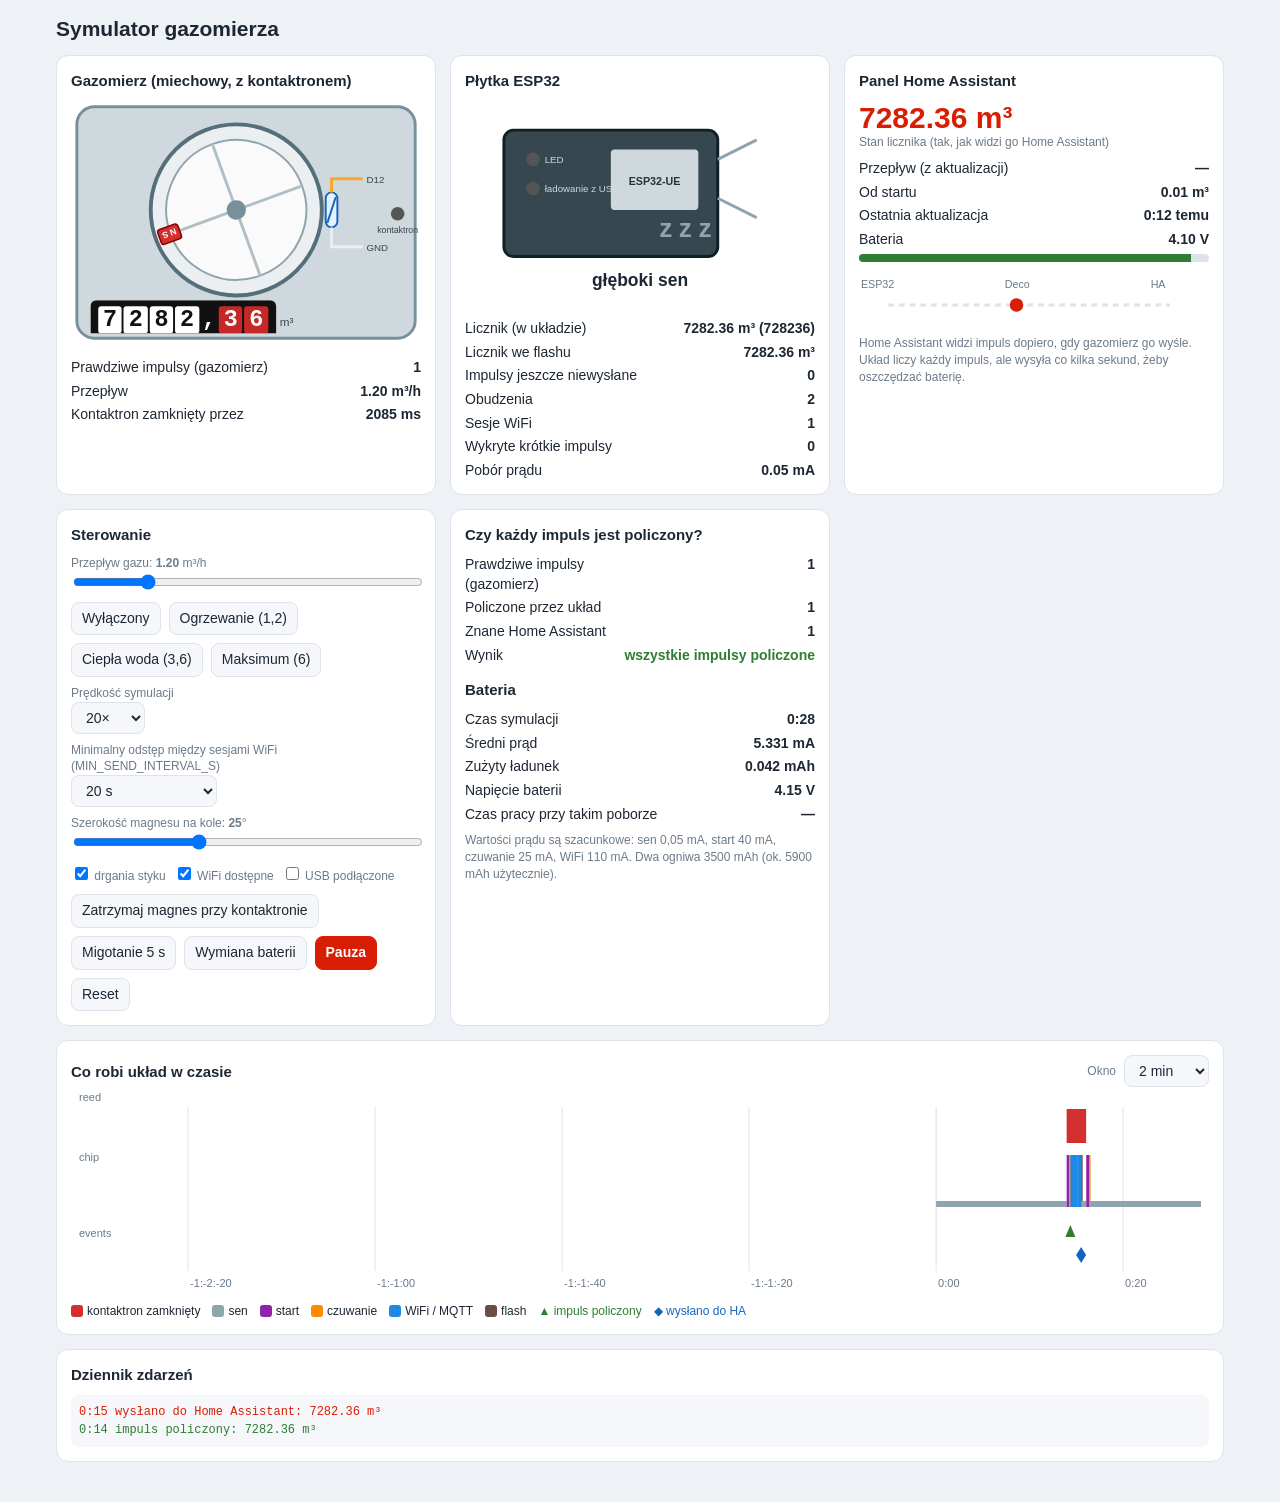
<file: docs/simulator/index.html>
<!doctype html>
<html lang="pl">
<head>
<meta charset="utf-8">
<meta name="viewport" content="width=device-width, initial-scale=1">
<title>Symulator gazomierza</title>
<style>
:root {
  --bg:#eef1f5; --card:#fff; --text:#1c2733; --muted:#6b7a8a; --line:#dde3ea; --accent:#d81e05;
  --ok:#2e7d32; --warn:#ef6c00; --bad:#c62828; --input:#f5f7fa;
  --c-sleep:#90a4ae; --c-boot:#8e24aa; --c-awake:#fb8c00; --c-wifi:#1e88e5; --c-save:#6d4c41;
}
@media (prefers-color-scheme: dark) {
  :root { --bg:#10141a; --card:#1a2028; --text:#e6ebf0; --muted:#8d9aa8; --line:#2b333d; --accent:#ff6a52;
          --ok:#66bb6a; --warn:#ffa726; --bad:#ef5350; --input:#232a33; --c-sleep:#546e7a; }
}
* { box-sizing:border-box; }
body { margin:0; background:var(--bg); color:var(--text); font:14px/1.4 -apple-system,"Segoe UI",Roboto,Arial,sans-serif; }
header { max-width:1200px; margin:0 auto; padding:14px 16px 4px; display:flex; justify-content:space-between; align-items:center; gap:10px; flex-wrap:wrap; }
h1 { font-size:21px; margin:0; } h2 { font-size:15px; margin:0 0 10px; }
main { max-width:1200px; margin:0 auto; padding:8px 16px 40px; display:grid; gap:14px; grid-template-columns:repeat(auto-fit,minmax(330px,1fr)); }
.card { background:var(--card); border:1px solid var(--line); border-radius:12px; padding:14px; min-width:0; }
.wide { grid-column:1 / -1; }
.muted { color:var(--muted); } .small { font-size:12px; }
button, select { font:inherit; color:var(--text); background:var(--input); border:1px solid var(--line); border-radius:8px; padding:6px 10px; cursor:pointer; }
button.primary { background:var(--accent); color:#fff; border-color:var(--accent); font-weight:600; }
input[type=range] { width:100%; touch-action:pan-y; }
canvas, svg { touch-action:pan-y; }
label { display:block; font-size:12px; color:var(--muted); margin-top:8px; }
.row { display:flex; gap:8px; flex-wrap:wrap; align-items:center; }
.kv { display:grid; grid-template-columns:1fr auto; gap:4px 10px; margin-top:8px; }
.kv .v { font-weight:600; text-align:right; }
.good { color:var(--ok); } .badc { color:var(--bad); }
.odo { display:inline-flex; background:#111; padding:6px 8px; border-radius:6px; gap:2px; font:700 24px/1 "Courier New",monospace; }
.odo span { background:#fff; color:#111; padding:2px 5px; border-radius:3px; }
.odo span.red { background:#c62828; color:#fff; }
.odo .dot { background:none; color:#fff; padding:2px 1px; }
.led { display:inline-block; width:12px; height:12px; border-radius:50%; background:#555; vertical-align:middle; margin-right:6px; }
.led.on { background:#43d843; box-shadow:0 0 8px #43d843; }
.led.red.on { background:#ff4d4d; box-shadow:0 0 8px #ff4d4d; }
canvas { width:100%; display:block; }
.legend { display:flex; gap:12px; flex-wrap:wrap; font-size:12px; margin-top:6px; }
.legend i { display:inline-block; width:12px; height:12px; border-radius:3px; margin-right:4px; vertical-align:-2px; }
#log { font:12px/1.5 ui-monospace,Menlo,Consolas,monospace; max-height:200px; overflow:auto; background:var(--input); border-radius:8px; padding:8px; }
.big { font-size:30px; font-weight:700; color:var(--accent); line-height:1.1; }
.bar { height:8px; background:var(--line); border-radius:5px; overflow:hidden; margin-top:4px; } .bar>div { height:100%; background:var(--ok); }
.tabs { display:flex; gap:6px; flex-wrap:wrap; }
.state { font-size:20px; font-weight:700; }
a { color:var(--accent); }
</style>
</head>
<body>
<header>
  <h1 data-i="title">Symulator gazomierza</h1>
</header>
<main>
  <!-- GAS METER -->
  <section class="card">
    <h2 data-i="meterTitle">Gas meter</h2>
    <svg id="meterSvg" viewBox="0 0 360 250" width="100%" role="img" aria-label="gas meter">
      <rect x="6" y="6" width="348" height="238" rx="18" fill="#cfd8dc" stroke="#78909c" stroke-width="3"/>
      <circle cx="170" cy="112" r="88" fill="#eceff1" stroke="#546e7a" stroke-width="4"/>
      <g id="wheel" transform="rotate(0 170 112)">
        <circle cx="170" cy="112" r="72" fill="#fafafa" stroke="#90a4ae" stroke-width="2"/>
        <path d="M170 112 L170 40 M170 112 L242 112 M170 112 L170 184 M170 112 L98 112" stroke="#b0bec5" stroke-width="3"/>
        <circle cx="170" cy="112" r="10" fill="#78909c"/>
        <rect x="232" y="104" width="22" height="16" rx="3" fill="#d32f2f" stroke="#7f0000" stroke-width="1.5"/>
        <text x="243" y="116" text-anchor="middle" font-size="9" fill="#fff" font-weight="700">N S</text>
      </g>
      <!-- reed switch (glass capsule) at the right edge of the wheel -->
      <rect x="262" y="94" width="12" height="36" rx="6" fill="#e3f2fd" stroke="#1565c0" stroke-width="2"/>
      <line x1="268" y1="98" x2="268" y2="126" id="reedBlade" stroke="#1565c0" stroke-width="2"/>
      <path d="M268 94 L268 80 L300 80" stroke="#f9a825" stroke-width="3" fill="none"/>
      <path d="M268 130 L268 150 L300 150" stroke="#eceff1" stroke-width="3" fill="none"/>
      <text x="304" y="84" font-size="10" fill="#37474f">D12</text>
      <text x="304" y="154" font-size="10" fill="#37474f">GND</text>
      <circle id="reedLamp" cx="336" cy="116" r="7" fill="#555"/>
      <text x="336" y="136" text-anchor="middle" font-size="9" fill="#37474f" data-i="reedWord">reed</text>
      <foreignObject x="20" y="205" width="320" height="34">
        <div xmlns="http://www.w3.org/1999/xhtml"><div class="odo" id="odo"></div> <span style="color:#37474f;font-size:12px">m³</span></div>
      </foreignObject>
    </svg>
    <div class="kv">
      <span data-i="trueP">Real pulses (meter)</span><span class="v" id="vTrue">0</span>
      <span data-i="flowNow">Flow</span><span class="v" id="vFlow">0</span>
      <span data-i="pulseLen">Reed closed for</span><span class="v" id="vClosed">—</span>
    </div>
  </section>

  <!-- ESP32 -->
  <section class="card">
    <h2 data-i="espTitle">ESP32 board</h2>
    <svg id="espSvg" viewBox="0 0 360 210" width="100%" role="img" aria-label="ESP32">
      <rect x="40" y="30" width="220" height="130" rx="10" fill="#37474f" stroke="#102027" stroke-width="3"/>
      <rect x="150" y="50" width="90" height="62" rx="4" fill="#cfd8dc"/>
      <text x="195" y="86" text-anchor="middle" font-size="11" fill="#263238" font-weight="700">ESP32-UE</text>
      <circle id="espLed" cx="70" cy="60" r="7" fill="#555"/>
      <text x="82" y="64" font-size="10" fill="#cfd8dc" data-i="ledWord">LED</text>
      <circle id="chgLed" cx="70" cy="90" r="7" fill="#555"/>
      <text x="82" y="94" font-size="10" fill="#cfd8dc" data-i="usbWord">USB charging</text>
      <path d="M260 60 L300 40 M260 100 L300 120" stroke="#90a4ae" stroke-width="3"/>
      <g id="waves" opacity="0">
        <path d="M312 70 q14 -22 0 -44" stroke="#1e88e5" stroke-width="3" fill="none"/>
        <path d="M324 76 q20 -28 0 -56" stroke="#1e88e5" stroke-width="3" fill="none"/>
        <path d="M336 82 q26 -34 0 -68" stroke="#1e88e5" stroke-width="3" fill="none"/>
      </g>
      <text id="espZzz" x="200" y="140" font-size="26" fill="#90a4ae" font-weight="700">z z z</text>
      <text id="espState" x="180" y="190" text-anchor="middle" font-size="18" font-weight="700" fill="var(--text)">sleep</text>
    </svg>
    <div class="kv">
      <span data-i="counterRtc">Counter (chip)</span><span class="v" id="vCounter">0</span>
      <span data-i="counterFlash">Counter in flash</span><span class="v" id="vFlash">0</span>
      <span data-i="pendingP">Pulses not yet sent</span><span class="v" id="vPending">0</span>
      <span data-i="wakes">Wake-ups</span><span class="v" id="vWakes">0</span>
      <span data-i="sessions">WiFi sessions</span><span class="v" id="vSessions">0</span>
      <span data-i="shortP">Short pulses seen</span><span class="v" id="vShort">0</span>
      <span data-i="current">Current draw</span><span class="v" id="vCur">0</span>
    </div>
  </section>

  <!-- HA -->
  <section class="card">
    <h2 data-i="haTitle">Home Assistant panel</h2>
    <div class="big" id="haMeter">—</div>
    <div class="muted small" data-i="haMeterLbl">Meter reading (as Home Assistant sees it)</div>
    <div class="kv">
      <span data-i="haFlow">Flow (from updates)</span><span class="v" id="haFlow">—</span>
      <span data-i="haToday">Since start</span><span class="v" id="haToday">—</span>
      <span data-i="haLast">Last update</span><span class="v" id="haLast">—</span>
      <span data-i="haBat">Battery</span><span class="v" id="haBat">—</span>
    </div>
    <div class="bar"><div id="haBatBar" style="width:0"></div></div>
    <svg id="pktSvg" viewBox="0 0 360 60" width="100%" style="margin-top:10px">
      <text x="2" y="16" font-size="11" fill="var(--muted)">ESP32</text>
      <text x="150" y="16" font-size="11" fill="var(--muted)">Deco</text>
      <text x="300" y="16" font-size="11" fill="var(--muted)">HA</text>
      <line x1="30" y1="34" x2="320" y2="34" stroke="var(--line)" stroke-width="3" stroke-dasharray="6 5"/>
      <circle id="pkt" cx="30" cy="34" r="7" fill="var(--accent)" opacity="0"/>
    </svg>
    <div class="muted small" data-i="haHint">Home Assistant only sees a pulse when the meter has sent it. The chip counts every pulse, but it sends only every few seconds to save battery.</div>
  </section>

  <!-- CONTROLS -->
  <section class="card">
    <h2 data-i="ctrlTitle">Controls</h2>
    <label><span data-i="flowLbl">Gas flow</span>: <b id="flowTxt">1.20</b> m³/h</label>
    <input id="flow" type="range" min="0" max="6" step="0.05" value="1.2">
    <div class="row" style="margin-top:6px">
      <button data-flow="0" data-i="pOff">Off</button>
      <button data-flow="1.2" data-i="pHeat">Heating (1.2)</button>
      <button data-flow="3.6" data-i="pWater">Hot water (3.6)</button>
      <button data-flow="6" data-i="pMax">Maximum (6)</button>
    </div>
    <label data-i="speedLbl">Simulation speed</label>
    <select id="speed"><option value="1">1×</option><option value="5">5×</option><option value="20" selected>20×</option><option value="100">100×</option><option value="600">600×</option></select>
    <label data-i="sendLbl">Minimum interval between WiFi sessions (MIN_SEND_INTERVAL_S)</label>
    <select id="minSend"><option value="0">0 s (every pulse)</option><option value="20" selected>20 s</option><option value="60">60 s</option><option value="120">120 s</option></select>
    <label><span data-i="magLbl">Magnet width on the wheel</span>: <b id="magTxt">25</b>°</label>
    <input id="mag" type="range" min="6" max="60" step="1" value="25">
    <div class="row" style="margin-top:8px">
      <label style="margin:0"><input id="bounce" type="checkbox" checked> <span data-i="bounceLbl">contact bounce</span></label>
      <label style="margin:0"><input id="wifiOk" type="checkbox" checked> <span data-i="wifiLbl">WiFi available</span></label>
      <label style="margin:0"><input id="usb" type="checkbox"> <span data-i="usbLbl">USB connected</span></label>
    </div>
    <div class="row" style="margin-top:10px">
      <button id="btnPark" data-i="park">Park magnet at the reed</button>
      <button id="btnFlutter" data-i="flutter">Flutter 5 s</button>
      <button id="btnSwap" data-i="swap">Change battery</button>
      <button id="btnPause" class="primary" data-i="pause">Pause</button>
      <button id="btnReset" data-i="reset">Reset</button>
    </div>
  </section>

  <!-- STATS -->
  <section class="card">
    <h2 data-i="statTitle">Is every pulse counted?</h2>
    <div class="kv">
      <span data-i="trueP">Real pulses (meter)</span><span class="v" id="sTrue">0</span>
      <span data-i="chipP">Counted by the chip</span><span class="v" id="sChip">0</span>
      <span data-i="haP">Known to Home Assistant</span><span class="v" id="sHa">0</span>
      <span data-i="verdict">Verdict</span><span class="v" id="sVerdict">—</span>
    </div>
    <h2 style="margin-top:14px" data-i="energyTitle">Battery</h2>
    <div class="kv">
      <span data-i="simTime">Simulated time</span><span class="v" id="eTime">0</span>
      <span data-i="avgCur">Average current</span><span class="v" id="eAvg">0</span>
      <span data-i="used">Charge used</span><span class="v" id="eUsed">0</span>
      <span data-i="voltage">Battery voltage</span><span class="v" id="eVolt">0</span>
      <span data-i="life">Life at this rate</span><span class="v" id="eLife">—</span>
    </div>
    <div class="muted small" style="margin-top:8px" data-i="energyHint">Current values are estimates: sleep 0.05 mA, start-up 40 mA, awake 25 mA, WiFi 110 mA. Two 3500 mAh cells (about 5900 mAh usable).</div>
  </section>

  <!-- TIMELINE -->
  <section class="card wide">
    <div class="row" style="justify-content:space-between">
      <h2 style="margin:0" data-i="tlTitle">What the chip does over time</h2>
      <div class="row"><span class="small muted" data-i="win">Window</span>
        <select id="win"><option value="30">30 s</option><option value="120" selected>2 min</option><option value="600">10 min</option><option value="3600">1 h</option></select></div>
    </div>
    <canvas id="tl" height="210"></canvas>
    <div class="legend" id="legend"></div>
  </section>

  <section class="card wide">
    <h2 data-i="logTitle">Event log</h2>
    <div id="log"></div>
  </section>
</main>

<script>
(() => {
'use strict';

// ------------------------------------------------------------------ texts
const TXT = {
 pl:{title:'Symulator gazomierza',meterTitle:'Gazomierz (miechowy, z kontaktronem)',reedWord:'kontaktron',trueP:'Prawdziwe impulsy (gazomierz)',flowNow:'Przepływ',pulseLen:'Kontaktron zamknięty przez',
  espTitle:'Płytka ESP32',ledWord:'LED',usbWord:'ładowanie z USB',counterRtc:'Licznik (w układzie)',counterFlash:'Licznik we flashu',pendingP:'Impulsy jeszcze niewysłane',wakes:'Obudzenia',sessions:'Sesje WiFi',shortP:'Wykryte krótkie impulsy',current:'Pobór prądu',
  haTitle:'Panel Home Assistant',haMeterLbl:'Stan licznika (tak, jak widzi go Home Assistant)',haFlow:'Przepływ (z aktualizacji)',haToday:'Od startu',haLast:'Ostatnia aktualizacja',haBat:'Bateria',
  haHint:'Home Assistant widzi impuls dopiero, gdy gazomierz go wyśle. Układ liczy każdy impuls, ale wysyła co kilka sekund, żeby oszczędzać baterię.',
  ctrlTitle:'Sterowanie',flowLbl:'Przepływ gazu',pOff:'Wyłączony',pHeat:'Ogrzewanie (1,2)',pWater:'Ciepła woda (3,6)',pMax:'Maksimum (6)',speedLbl:'Prędkość symulacji',sendLbl:'Minimalny odstęp między sesjami WiFi (MIN_SEND_INTERVAL_S)',
  magLbl:'Szerokość magnesu na kole',bounceLbl:'drgania styku',wifiLbl:'WiFi dostępne',usbLbl:'USB podłączone',park:'Zatrzymaj magnes przy kontaktronie',flutter:'Migotanie 5 s',swap:'Wymiana baterii',pause:'Pauza',resume:'Uruchom',reset:'Reset',
  statTitle:'Czy każdy impuls jest policzony?',chipP:'Policzone przez układ',haP:'Znane Home Assistant',verdict:'Wynik',energyTitle:'Bateria',simTime:'Czas symulacji',avgCur:'Średni prąd',used:'Zużyty ładunek',voltage:'Napięcie baterii',life:'Czas pracy przy takim poborze',
  energyHint:'Wartości prądu są szacunkowe: sen 0,05 mA, start 40 mA, czuwanie 25 mA, WiFi 110 mA. Dwa ogniwa 3500 mAh (ok. 5900 mAh użytecznie).',
  tlTitle:'Co robi układ w czasie',win:'Okno',logTitle:'Dziennik zdarzeń',
  sleep:'głęboki sen',off:'brak zasilania',boot:'start',debounce:'odczyt kontaktronu',wifi:'łączenie z WiFi',mqtt:'wysyłanie do MQTT',save:'zapis we flashu',
  ok:'wszystkie impulsy policzone',pend:'część czeka jeszcze na wysłanie',lost:'NIEZGODNOŚĆ',
  lgReed:'kontaktron zamknięty',lgSleep:'sen',lgBoot:'start',lgAwake:'czuwanie',lgWifi:'WiFi / MQTT',lgSave:'flash',lgPulse:'impuls policzony',lgSend:'wysłano do HA',
  years:'lat',months:'mies.',more:'ponad',
  eWake:'obudzenie',ePulse:'impuls policzony',ePulseIsr:'impuls policzony przez przerwanie (układ nie spał)',eShort:'krótki impuls policzony (już po wszystkim przy starcie)',eSend:'wysłano do Home Assistant',eSendFail:'WiFi się nie udało, ponowienie później',
  eFlutter:'za dużo obudzeń: ochrona przed migotaniem, sen 30 s',eSwap:'bateria wyjęta',eRestore:'włączenie zasilania: licznik odtworzony z flasha',eSync:'licznik sprawdzony z MQTT',ePark:'magnes zatrzymany przy kontaktronie',eStatus:'dołączono status (bateria, sygnał, diagnostyka)'}
};
let lang = 'pl';
const t = k => (TXT[lang] && TXT[lang][k]) || k;

// ------------------------------------------------------------------ constants (mirror firmware/gas_meter)
const DT = 0.005;                      // simulation step, s
const C = {
  pulsesPerM3: 100, boot: 0.30, debounce: 0.10, debounceMax: 1.5, wifiConnect: 0.8, wifiFail: 11, mqtt: 0.35, flash: 0.015,
  statusEvery: 6 * 3600, statusPiggy: 300, burstWin: 10, burstMax: 15, lockout: 30, shortMinMs: 10,
  mA: { sleep: 0.05, boot: 40, debounce: 25, wifi: 110, mqtt: 90, save: 40, off: 0 }, led: 0.25, capacity: 5900,
  startReading: 7282.35,
};
const MODE_COLOR = { sleep: '--c-sleep', off: '--c-sleep', boot: '--c-boot', debounce: '--c-awake', wifi: '--c-wifi', mqtt: '--c-wifi', save: '--c-save' };
const SOC_TABLE = [[0, 3.0], [4, 3.3], [10, 3.5], [20, 3.6], [35, 3.7], [50, 3.8], [65, 3.9], [80, 4.0], [90, 4.1], [100, 4.2]];
const socToVolt = p => { for (let i = 1; i < SOC_TABLE.length; i++) if (p <= SOC_TABLE[i][0]) { const [p0, v0] = SOC_TABLE[i - 1], [p1, v1] = SOC_TABLE[i]; return v0 + (v1 - v0) * (p - p0) / (p1 - p0); } return 4.2; };

// ------------------------------------------------------------------ state
let S;
const UI = { flow: 0, speed: 20, minSend: 20, magnet: 25, bounce: true, wifiOk: true, usb: false, paused: false, win: 120 };

function newSim() {
  const base = Math.round(C.startReading * C.pulsesPerM3);
  S = {
    t: 0, angle: 180, parked: false, reedActual: 1, bounceLeft: 0, flutterUntil: -1, prevRaw: 1,
    truePulses: 0, meter: C.startReading, usedmAh: 5900 * 0.05, lastClosedMs: null, closedAt: null,
    ha: { counter: base, lastT: -1, battery: 4.1, hist: [[0, base]], first: base },
    chip: { mode: 'sleep', left: 0, armed: 0, timerAt: 6 * 3600, cause: 'timer', dLevel: 1, dStart: 0, stableSince: 0, lowMs: 0, isrArmed: false, isrPulses: 0, isrLast: -10, cold: false, wakeLog: [], sessionStatus: false, ok: true, sleepAfter: 0, led: false },
    fw: { counter: base, pending: 0, saved: base, flashHas: true, lastLevel: 1, lastTry: -100, lastStatus: -100, failCount: 0, baseKnown: true, mqttSynced: true, wakes: 0, sessions: 0, shortPulses: 0, pulsesTotal: 0, interval: 20 },
    segs: [{ t0: 0, mode: 'sleep' }], reedSegs: [], marks: [], log: [], packets: [], flashWrites: 0,
  };
  // the very first wake-up happens when the status is due (simulation starts "mid-life")
  S.fw.lastStatus = 0;
  S.chip.timerAt = C.statusEvery;
}

function log(msg, cls) { S.log.push({ t: S.t, msg, cls }); if (S.log.length > 400) S.log.shift(); }
function mark(type) { S.marks.push({ t: S.t, type }); }
function setMode(m) {
  const c = S.chip; if (c.mode === m) return;
  const last = S.segs[S.segs.length - 1]; last.t1 = S.t;
  c.mode = m; S.segs.push({ t0: S.t, mode: m });
}
function prune() {
  const keep = S.t - 3700;
  while (S.segs.length > 2 && (S.segs[0].t1 || 0) < keep) S.segs.shift();
  while (S.reedSegs.length && S.reedSegs[0].t1 < keep) S.reedSegs.shift();
  while (S.marks.length && S.marks[0].t < keep) S.marks.shift();
}

// ------------------------------------------------------------------ firmware model
function backoff(n) { return n >= 4 ? 900 : 60 * Math.pow(2, n - 1); }

function countPulses(n, how) {
  const fw = S.fw;
  fw.counter += n; fw.pending += n; fw.pulsesTotal += n;
  mark('pulse');
  log(`${how === 'isr' ? t('ePulseIsr') : how === 'short' ? t('eShort') : t('ePulse')}: ${(fw.counter / C.pulsesPerM3).toFixed(2)} m³`, how === 'short' ? 'warn' : 'pulse');
}
function absorbIsr() { const c = S.chip; if (c.isrPulses) { const n = c.isrPulses; c.isrPulses = 0; countPulses(n, 'isr'); } }

function wake(cause) {
  const c = S.chip, fw = S.fw;
  c.cause = cause; fw.wakes++;
  c.isrArmed = false;
  setMode('boot'); c.left = C.boot;
  mark('wake');
}

function startDebounce(raw) {
  const c = S.chip;
  c.dLevel = raw; c.dStart = S.t; c.stableSince = S.t; c.lowMs = 0;
  setMode('debounce');
}

function afterDebounce(raw) {
  const c = S.chip, fw = S.fw;
  const level = c.dLevel;
  const armedForLow = fw.lastLevel === 1;
  if (c.cold) {
    fw.lastLevel = level;
  } else if (level !== fw.lastLevel) {
    fw.lastLevel = level;
    if (level === 0) countPulses(1, 'level');
  } else if (armedForLow && level === 1 && (c.cause === 'reed' || c.lowMs * 1000 >= C.shortMinMs)) {
    countPulses(1, 'short'); fw.shortPulses++;
  }
  // interrupt counting starts, with a final look at the level
  c.isrPulses = 0; c.isrLast = S.t - C.debounce; c.isrArmed = true;
  if (raw !== fw.lastLevel) { fw.lastLevel = raw; if (raw === 0) countPulses(1, 'level'); }
  decideSession(raw);
}

function decideSession() {
  const c = S.chip, fw = S.fw, now = S.t;
  const interval = fw.failCount > 0 ? backoff(fw.failCount) : UI.minSend;
  fw.interval = interval;
  const statusDue = c.cold || now - fw.lastStatus >= C.statusEvery;
  const statusWanted = statusDue || now - fw.lastStatus >= C.statusPiggy;
  const want = c.cold || fw.pending > 0 || statusDue || !fw.mqttSynced;
  const canTry = c.cold || now - fw.lastTry >= interval;
  const batteryOk = socToVolt(Math.max(0, 100 * (1 - S.usedmAh / C.capacity))) >= 3.1;
  c.sessionStatus = statusWanted;
  if (want && canTry && batteryOk) {
    fw.lastTry = now;
    setMode('wifi'); c.left = UI.wifiOk ? C.wifiConnect : C.wifiFail; c.ok = UI.wifiOk;
  } else {
    finalizeStart();
  }
}

function publish() {
  const fw = S.fw, c = S.chip, ha = S.ha;
  absorbIsr();
  if (!fw.mqttSynced) {
    if (fw.baseKnown) { if (ha.counter > fw.counter) fw.counter = ha.counter; }
    else { fw.counter += ha.counter; fw.baseKnown = true; }
    fw.mqttSynced = true; log(t('eSync'));
  }
  if (fw.baseKnown) {
    ha.counter = fw.counter; ha.lastT = S.t;
    ha.hist.push([S.t, ha.counter]); while (ha.hist.length > 5000) ha.hist.shift();
  }
  if (c.sessionStatus) { ha.battery = batteryVolt(); fw.lastStatus = S.t; log(t('eStatus')); }
  fw.pending = 0; fw.failCount = 0; fw.sessions++; fw.lastTry = S.t;
  mark('send'); S.packets.push({ p0: performance.now() });
  log(`${t('eSend')}: ${(ha.counter / C.pulsesPerM3).toFixed(2)} m³`, 'send');
}

function finalizeStart() {
  const c = S.chip, fw = S.fw;
  absorbIsr();
  fw.lastLevel = S.prevRaw;
  if (fw.baseKnown && fw.counter !== fw.saved) { setMode('save'); c.left = C.flash; return; }
  goToSleep();
}

function goToSleep() {
  const c = S.chip, fw = S.fw, now = S.t;
  const batteryOk = socToVolt(Math.max(0, 100 * (1 - S.usedmAh / C.capacity))) >= 3.1;
  const interval = fw.failCount > 0 ? backoff(fw.failCount) : UI.minSend;
  const nextTry = fw.lastTry + interval;
  let dueAt = Math.max(fw.lastStatus + C.statusEvery, nextTry);
  if ((fw.pending > 0 || !fw.mqttSynced) && nextTry < dueAt) dueAt = nextTry;
  if (!batteryOk) dueAt = now + 3600;
  c.timerAt = Math.max(dueAt, now + 1);
  c.armed = fw.lastLevel ? 0 : 1;
  c.isrArmed = false; c.cold = false;
  setMode('sleep');
}

function chipStep(raw) {
  const c = S.chip, fw = S.fw;
  // interrupt (only while awake)
  if (c.isrArmed && raw !== S.prevRaw) {
    if (S.t - c.isrLast >= C.debounce && raw === 0) c.isrPulses++;
    c.isrLast = S.t;
  }
  switch (c.mode) {
    case 'off':
      c.left -= DT;
      if (c.left <= 0) coldBoot(raw);
      break;
    case 'sleep':
      if (c.armed !== null && raw === c.armed) wake('reed');
      else if (S.t >= c.timerAt) wake('timer');
      break;
    case 'boot':
      c.left -= DT;
      if (c.left <= 0) {
        // flutter protection
        c.wakeLog.push(S.t); while (c.wakeLog.length && S.t - c.wakeLog[0] > C.burstWin) c.wakeLog.shift();
        if (c.wakeLog.length > C.burstMax) {
          log(t('eFlutter'), 'warn'); c.wakeLog.length = 0; c.armed = null; c.timerAt = S.t + C.lockout; c.isrArmed = false; setMode('sleep');
        } else startDebounce(raw);
      }
      break;
    case 'debounce': {
      if (raw === 0) c.lowMs += DT;
      if (raw !== c.dLevel) { c.dLevel = raw; c.stableSince = S.t; }
      if (S.t - c.stableSince >= C.debounce || S.t - c.dStart >= C.debounceMax) afterDebounce(raw);
      break;
    }
    case 'wifi':
      c.left -= DT;
      if (c.left <= 0) {
        if (c.ok) { setMode('mqtt'); c.left = C.mqtt; }
        else { fw.failCount++; fw.lastTry = S.t; log(t('eSendFail'), 'warn'); finalizeStart(); }
      }
      break;
    case 'mqtt':
      c.left -= DT;
      if (c.left <= 0) { publish(); finalizeStart(); }
      break;
    case 'save':
      c.left -= DT;
      if (c.left <= 0) {
        absorbIsr();
        fw.saved = fw.counter; S.flashWrites++;
        if (fw.counter !== fw.saved) { c.left = C.flash; } else { fw.lastLevel = S.prevRaw; goToSleep(); }
      }
      break;
  }
}

function coldBoot(raw) {
  const fw = S.fw, c = S.chip, ha = S.ha;
  S.fw = Object.assign({}, fw, { pending: 0, lastLevel: raw, lastTry: -100, lastStatus: -100, failCount: 0, mqttSynced: false, wakes: fw.wakes, sessions: fw.sessions, shortPulses: fw.shortPulses, pulsesTotal: 0 });
  if (S.fw.flashHas) { S.fw.counter = S.fw.saved; S.fw.baseKnown = true; log(t('eRestore') + `: ${(S.fw.counter / C.pulsesPerM3).toFixed(2)} m³`); }
  else { S.fw.counter = 0; S.fw.baseKnown = false; }
  c.cold = true; c.isrArmed = false; c.wakeLog.length = 0; c.cause = 'power-on';
  setMode('boot'); c.left = C.boot;
}

function batteryVolt() { return socToVolt(Math.max(0, 100 * (1 - S.usedmAh / C.capacity))); }

// ------------------------------------------------------------------ physics + one step
function step() {
  S.t += DT;
  // gas meter wheel: one revolution per pulse (0.01 m3), the magnet passes the reed once per revolution
  const rps = S.parked ? 0 : UI.flow / 3600 * C.pulsesPerM3;
  const prev = S.angle;
  S.angle += rps * 360 * DT;
  const w = UI.magnet;
  const closed = ((S.angle + w / 2) % 360) < w;
  if (Math.floor((prev + w / 2) / 360) < Math.floor((S.angle + w / 2) / 360)) { S.truePulses++; S.meter += 1 / C.pulsesPerM3; }
  const actual = closed ? 0 : 1;
  if (actual !== S.reedActual) {
    S.reedActual = actual; S.bounceLeft = UI.bounce ? 3 : 0;
    if (actual === 0) S.closedAt = S.t; else if (S.closedAt !== null) { S.lastClosedMs = (S.t - S.closedAt) * 1000; S.reedSegs.push({ t0: S.closedAt, t1: S.t }); S.closedAt = null; }
  }
  let raw = actual;
  if (S.bounceLeft > 0) { raw = Math.random() < 0.5 ? 0 : 1; S.bounceLeft--; if (S.bounceLeft === 0) raw = actual; }
  if (S.t < S.flutterUntil) raw = (Math.floor(S.t / 0.02) % 2) ? 0 : 1;

  chipStep(raw);
  S.prevRaw = raw;

  // energy
  const c = S.chip;
  let mA = C.mA[c.mode] + (c.mode !== 'sleep' && c.mode !== 'off' ? C.led : 0);
  S.curNow = mA;
  S.usedmAh += mA * DT / 3600;
  if (S.closedAt !== null) S.curClosed = S.t - S.closedAt;
}

// ------------------------------------------------------------------ rendering
const $ = id => document.getElementById(id);
function applyText() {
  document.documentElement.lang = lang;
  document.querySelectorAll('[data-i]').forEach(n => { n.textContent = t(n.dataset.i); });
  $('btnPause').textContent = UI.paused ? t('resume') : t('pause');
  document.title = t('title');
  buildLegend();
}
function fmtTime(s) { s = Math.floor(s); const h = Math.floor(s / 3600), m = Math.floor(s % 3600 / 60), x = s % 60; return `${h ? h + ':' : ''}${String(m).padStart(h ? 2 : 1, '0')}:${String(x).padStart(2, '0')}`; }
function buildOdo(v) {
  const s = v.toFixed(2).replace('.', '');
  const el = $('odo'); el.textContent = '';
  [...s].forEach((d, i) => {
    if (i === s.length - 2) { const dot = document.createElement('span'); dot.className = 'dot'; dot.textContent = ','; el.append(dot); }
    const sp = document.createElement('span'); sp.textContent = d; if (i >= s.length - 2) sp.className = 'red'; el.append(sp);
  });
}
let lastOdo = '';
function buildLegend() {
  const css = getComputedStyle(document.documentElement);
  const item = (color, text) => `<span><i style="background:${color}"></i>${text}</span>`;
  $('legend').innerHTML = item('#d32f2f', t('lgReed')) + item(css.getPropertyValue('--c-sleep'), t('lgSleep')) + item(css.getPropertyValue('--c-boot'), t('lgBoot')) +
    item(css.getPropertyValue('--c-awake'), t('lgAwake')) + item(css.getPropertyValue('--c-wifi'), t('lgWifi')) + item(css.getPropertyValue('--c-save'), t('lgSave')) +
    '<span style="color:#2e7d32">&#9650; ' + t('lgPulse') + '</span><span style="color:#1565c0">&#9670; ' + t('lgSend') + '</span>';
}

function render() {
  const c = S.chip, fw = S.fw, ha = S.ha;
  // meter
  $('wheel').setAttribute('transform', `rotate(${(S.angle % 360).toFixed(1)} 170 112)`);
  const closed = S.reedActual === 0;
  $('reedLamp').setAttribute('fill', closed ? '#ff4d4d' : '#555');
  $('reedBlade').setAttribute('transform', closed ? '' : 'rotate(18 268 112)');
  const odo = S.meter.toFixed(2); if (odo !== lastOdo) { buildOdo(S.meter); lastOdo = odo; }
  $('vTrue').textContent = S.truePulses;
  $('vFlow').textContent = UI.flow.toFixed(2) + ' m³/h';
  $('vClosed').textContent = S.lastClosedMs === null ? '—' : S.lastClosedMs.toFixed(0) + ' ms';
  // esp
  const awake = c.mode !== 'sleep' && c.mode !== 'off';
  $('espLed').setAttribute('fill', awake ? '#43d843' : '#555');
  $('chgLed').setAttribute('fill', UI.usb ? '#ff4d4d' : '#555');
  $('espState').textContent = t(c.mode);
  $('espZzz').setAttribute('opacity', c.mode === 'sleep' || c.mode === 'off' ? 1 : 0);
  $('waves').setAttribute('opacity', c.mode === 'wifi' || c.mode === 'mqtt' ? 1 : 0);
  $('vCounter').textContent = (fw.counter / C.pulsesPerM3).toFixed(2) + ' m³ (' + fw.counter + ')';
  $('vFlash').textContent = (fw.saved / C.pulsesPerM3).toFixed(2) + ' m³';
  $('vPending').textContent = fw.pending;
  $('vWakes').textContent = fw.wakes;
  $('vSessions').textContent = fw.sessions;
  $('vShort').textContent = fw.shortPulses;
  $('vCur').textContent = (S.curNow || 0).toFixed(2) + ' mA';
  // HA
  $('haMeter').textContent = (ha.counter / C.pulsesPerM3).toFixed(2) + ' m³';
  $('haToday').textContent = ((ha.counter - ha.first) / C.pulsesPerM3).toFixed(2) + ' m³';
  $('haLast').textContent = ha.lastT < 0 ? '—' : fmtTime(S.t - ha.lastT) + ' ' + (lang === 'pl' ? 'temu' : 'ago');
  let flowTxt = '—';
  { const h = ha.hist; if (h.length > 1) { let i = h.length - 1; while (i > 0 && S.t - h[i][0] < 900) i--; const dtt = S.t - h[i][0]; if (dtt > 30) flowTxt = Math.max(0, (ha.counter - h[i][1]) / C.pulsesPerM3 / dtt * 3600).toFixed(2) + ' m³/h'; } }
  $('haFlow').textContent = flowTxt;
  const pct = Math.max(0, 100 * (1 - S.usedmAh / C.capacity));
  $('haBat').textContent = ha.battery.toFixed(2) + ' V';
  $('haBatBar').style.width = Math.min(100, pct) + '%';
  // packet animation (real time)
  const now = performance.now(), pkt = $('pkt'); let show = false;
  S.packets = S.packets.filter(p => now - p.p0 < 1400);
  if (S.packets.length) { const p = (now - S.packets[S.packets.length - 1].p0) / 1400; pkt.setAttribute('cx', 30 + 290 * p); show = true; }
  pkt.setAttribute('opacity', show ? 1 : 0);
  // stats
  $('sTrue').textContent = S.truePulses;
  const base = Math.round(C.startReading * C.pulsesPerM3);
  const chipCount = fw.counter - base, haCount = ha.counter - base;
  $('sChip').textContent = chipCount; $('sHa').textContent = haCount;
  const v = $('sVerdict');
  if (chipCount === S.truePulses && fw.pending === 0 && c.isrPulses === 0) { v.textContent = t('ok'); v.className = 'v good'; }
  else if (chipCount === S.truePulses || chipCount + c.isrPulses === S.truePulses) { v.textContent = t('pend'); v.className = 'v'; }
  else if (c.mode === 'off') { v.textContent = '—'; v.className = 'v'; }
  else { v.textContent = t('lost') + ' (' + (chipCount - S.truePulses) + ')'; v.className = 'v badc'; }
  $('eTime').textContent = fmtTime(S.t);
  const avgCur = (S.usedmAh - 5900 * 0.05) / (Math.max(S.t, 1) / 3600);
  $('eAvg').textContent = (S.t < 1 ? 0 : avgCur).toFixed(3) + ' mA';
  $('eUsed').textContent = (S.usedmAh - 5900 * 0.05).toFixed(3) + ' mAh';
  $('eVolt').textContent = batteryVolt().toFixed(2) + ' V';
  if (S.t > 30 && avgCur > 0) { const months = C.capacity / avgCur / 24 / 30.4; $('eLife').textContent = months > 60 ? t('more') + ' 5 ' + t('years') : (months >= 24 ? (months / 12).toFixed(1) + ' ' + t('years') : months.toFixed(1) + ' ' + t('months')); }
  else $('eLife').textContent = '—';
  // log
  const lg = $('log'), last = S.log.slice(-60).reverse();
  lg.innerHTML = last.map(e => `<div style="color:${e.cls === 'warn' ? 'var(--warn)' : e.cls === 'send' ? 'var(--accent)' : e.cls === 'pulse' ? 'var(--ok)' : 'inherit'}">${fmtTime(e.t)}  ${e.msg}</div>`).join('');
  drawTimeline();
}

function drawTimeline() {
  const cv = $('tl'); const ratio = window.devicePixelRatio || 1;
  const w = cv.clientWidth, h = 210; if (cv.width !== w * ratio) { cv.width = w * ratio; cv.height = h * ratio; }
  const g = cv.getContext('2d'); g.setTransform(ratio, 0, 0, ratio, 0, 0); g.clearRect(0, 0, w, h);
  const css = getComputedStyle(document.documentElement);
  const win = UI.win, t1 = S.t, t0 = t1 - win, left = 8, right = w - 8, pw = right - left;
  const X = tt => left + (tt - t0) / win * pw;
  g.font = '11px sans-serif'; g.fillStyle = css.getPropertyValue('--muted'); g.strokeStyle = css.getPropertyValue('--line');
  // grid + labels
  const stepT = win <= 30 ? 5 : win <= 120 ? 20 : win <= 600 ? 60 : 600;
  for (let tt = Math.ceil(t0 / stepT) * stepT; tt <= t1; tt += stepT) { const x = X(tt); g.beginPath(); g.moveTo(x, 20); g.lineTo(x, 184); g.stroke(); g.fillText(fmtTime(tt), x + 2, 200); }
  // rows
  g.fillStyle = css.getPropertyValue('--muted'); g.fillText('reed', left, 14); g.fillText('chip', left, 74); g.fillText('events', left, 150);
  // reed row
  g.fillStyle = '#d32f2f';
  for (const s of S.reedSegs) { if (s.t1 < t0) continue; const x0 = Math.max(left, X(s.t0)), x1 = Math.min(right, X(s.t1)); g.fillRect(x0, 22, Math.max(1.5, x1 - x0), 34); }
  if (S.closedAt !== null) { const x0 = Math.max(left, X(S.closedAt)); g.fillRect(x0, 22, Math.max(1.5, right - x0), 34); }
  // chip row
  for (const s of S.segs) {
    const e = s.t1 === undefined ? t1 : s.t1; if (e < t0) continue;
    const x0 = Math.max(left, X(s.t0)), x1 = Math.min(right, X(e));
    g.fillStyle = css.getPropertyValue(MODE_COLOR[s.mode]).trim() || '#999';
    const tall = s.mode === 'sleep' || s.mode === 'off' ? 6 : 52;
    g.fillRect(x0, 120 - tall, Math.max(1.5, x1 - x0), tall);
  }
  // markers
  for (const m of S.marks) {
    if (m.t < t0) continue; const x = X(m.t);
    if (m.type === 'pulse') { g.fillStyle = '#2e7d32'; g.beginPath(); g.moveTo(x, 138); g.lineTo(x - 5, 150); g.lineTo(x + 5, 150); g.fill(); }
    else if (m.type === 'send') { g.fillStyle = '#1565c0'; g.beginPath(); g.moveTo(x, 160); g.lineTo(x + 5, 168); g.lineTo(x, 176); g.lineTo(x - 5, 168); g.fill(); }
  }
}

// ------------------------------------------------------------------ loop + UI
let lastReal = performance.now(), acc = 0;
function frame(now) {
  const real = Math.min(0.1, (now - lastReal) / 1000); lastReal = now;
  if (!UI.paused) {
    acc += real * UI.speed;
    let n = Math.min(Math.floor(acc / DT), 30000); acc -= n * DT; if (acc > 1) acc = 0;
    for (let i = 0; i < n; i++) step();
    if (n) prune();
  }
  render();
  requestAnimationFrame(frame);
}

function bind() {
  const flow = $('flow'); flow.oninput = () => { UI.flow = +flow.value; S.parked = false; $('flowTxt').textContent = UI.flow.toFixed(2); };
  document.querySelectorAll('[data-flow]').forEach(b => b.onclick = () => { flow.value = b.dataset.flow; flow.oninput(); });
  $('speed').onchange = e => { UI.speed = +e.target.value; };
  $('minSend').onchange = e => { UI.minSend = +e.target.value; };
  $('mag').oninput = e => { UI.magnet = +e.target.value; $('magTxt').textContent = UI.magnet; };
  $('bounce').onchange = e => { UI.bounce = e.target.checked; };
  $('wifiOk').onchange = e => { UI.wifiOk = e.target.checked; };
  $('usb').onchange = e => { UI.usb = e.target.checked; };
  $('win').onchange = e => { UI.win = +e.target.value; };
  $('btnPark').onclick = () => { S.parked = true; S.angle = Math.floor(S.angle / 360) * 360 + 360 - UI.magnet / 2 + 1; log(t('ePark')); };
  $('btnFlutter').onclick = () => { S.flutterUntil = S.t + 5; };
  $('btnSwap').onclick = () => { log(t('eSwap'), 'warn'); S.chip.isrArmed = false; setMode('off'); S.chip.left = 2; };
  $('btnPause').onclick = () => { UI.paused = !UI.paused; applyText(); };
  $('btnReset').onclick = () => { newSim(); lastOdo = ''; };
  }

UI.flow = 1.2;
newSim(); bind(); applyText();
if (window.self !== window.top) {
  const hr = document.querySelector('header .row'); if (hr) hr.style.display = 'none';
  // inside the app the page is as tall as its content: no scrolling of its own, so vertical gestures always reach the app
  document.documentElement.style.overflow = 'hidden'; document.body.style.overflow = 'hidden';
  // a swipe left or right moves to the neighbouring tab of the app
  let sw = null;
  document.addEventListener('touchstart', (e) => { sw = e.touches.length === 1 && !e.target.closest('input, select, textarea') ? { x: e.touches[0].clientX, y: e.touches[0].clientY, t: Date.now() } : null; }, { passive: true });
  document.addEventListener('touchmove', (e) => { if (e.touches.length > 1) sw = null; }, { passive: true });
  document.addEventListener('touchend', (e) => {
    if (!sw) return; const t = e.changedTouches[0], dx = t.clientX - sw.x, dy = t.clientY - sw.y, quick = Date.now() - sw.t < 700; sw = null;
    if (quick && Math.abs(dx) >= 70 && Math.abs(dx) >= Math.abs(dy) * 1.8) parent.postMessage({ gasSwipe: dx < 0 ? 'left' : 'right' }, location.origin);
  }, { passive: true });
}
window.setLang = l => { if (l === 'pl' || l === 'en') { lang = l; applyText(); } };
window.__sim = {
  get S() { return S; }, UI, step, newSim, C, runFor(sec) { const n = Math.round(sec / DT); for (let i = 0; i < n; i++) step(); prune(); },
  setFlow(f) { UI.flow = f; S.parked = false; }, swap() { S.chip.isrArmed = false; setMode('off'); S.chip.left = 2; },
};
requestAnimationFrame(frame);
})();
</script>
</body>
</html>
</file>
